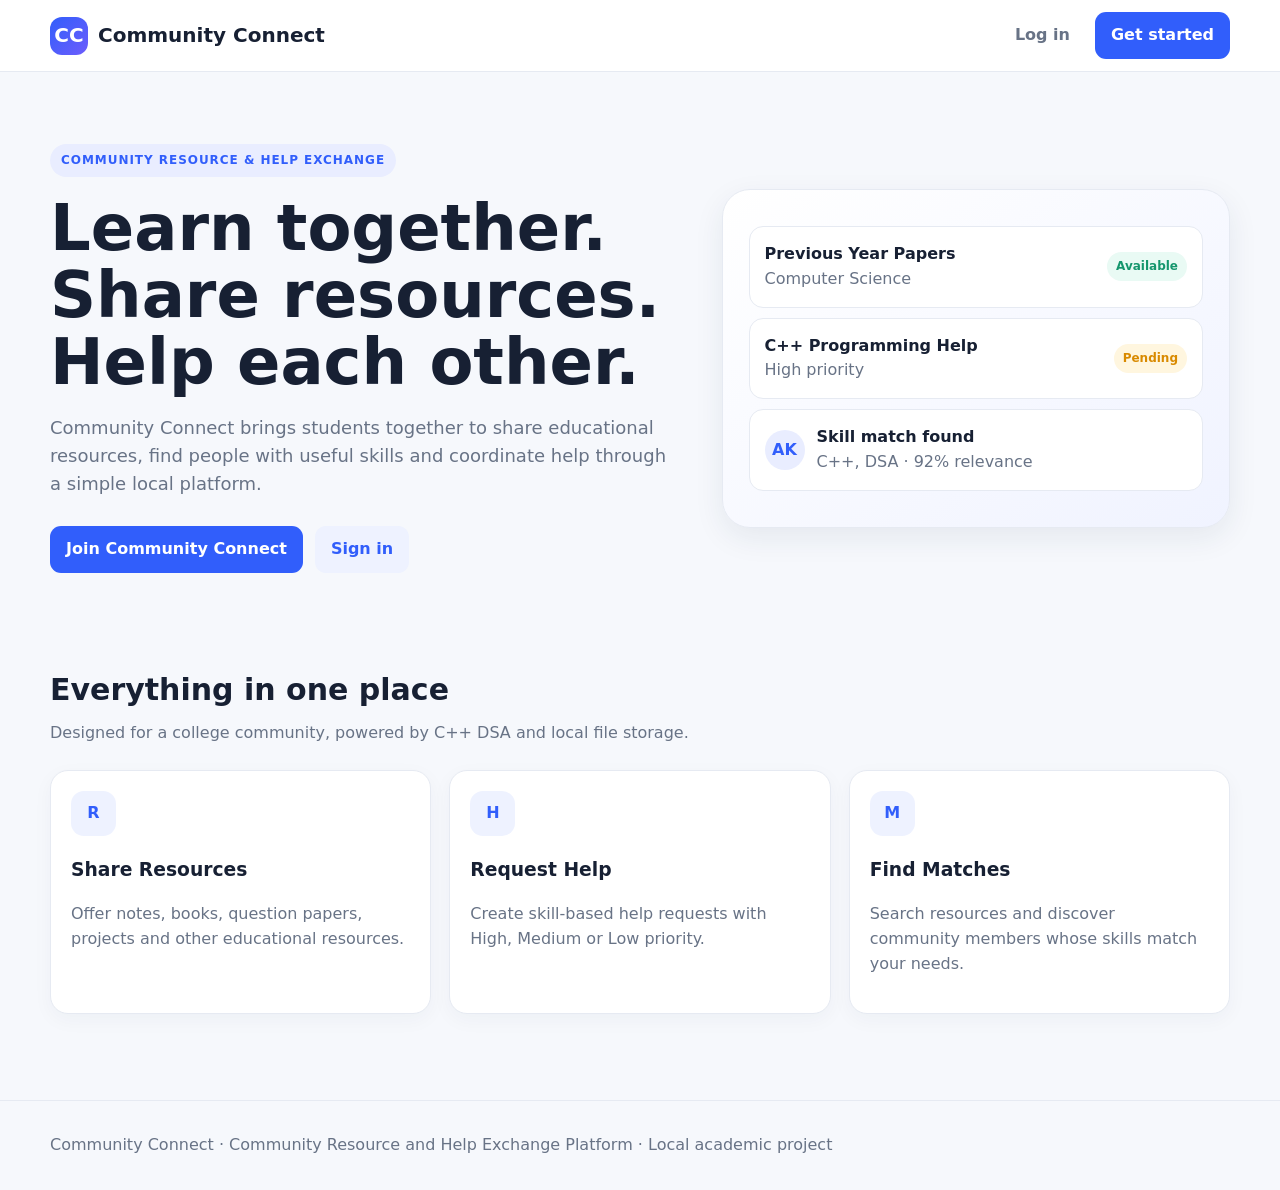
<file: frontend/index.html>
<!doctype html><html><head><meta charset="utf-8"><meta name="viewport" content="width=device-width,initial-scale=1"><title>Community Connect</title><link rel="stylesheet" href="css/style.css"></head><body><nav class="nav"><div class="container nav-inner"><a class="brand" href="index.html"><span class="brand-mark">CC</span>Community Connect</a><div class="nav-actions"><a class="btn btn-ghost" href="login.html">Log in</a><a class="btn btn-primary" href="register.html">Get started</a></div></div></nav><main><section class="hero"><div class="container hero-grid"><div><span class="eyebrow">Community Resource & Help Exchange</span><h1>Learn together. Share resources. Help each other.</h1><p>Community Connect brings students together to share educational resources, find people with useful skills and coordinate help through a simple local platform.</p><div class="hero-actions"><a class="btn btn-primary" href="register.html">Join Community Connect</a><a class="btn btn-secondary" href="login.html">Sign in</a></div></div><div class="hero-card"><div class="mock-row"><div><strong>Previous Year Papers</strong><div class="muted">Computer Science</div></div><span class="badge success">Available</span></div><div class="mock-row"><div><strong>C++ Programming Help</strong><div class="muted">High priority</div></div><span class="badge warning">Pending</span></div><div class="mock-row"><div class="avatar">AK</div><div style="flex:1;margin-left:12px"><strong>Skill match found</strong><div class="muted">C++, DSA · 92% relevance</div></div></div></div></div></section><section class="section"><div class="container"><h2 class="section-title">Everything in one place</h2><p class="section-subtitle">Designed for a college community, powered by C++ DSA and local file storage.</p><div class="feature-grid"><div class="card"><div class="feature-icon">R</div><h3>Share Resources</h3><p class="muted">Offer notes, books, question papers, projects and other educational resources.</p></div><div class="card"><div class="feature-icon">H</div><h3>Request Help</h3><p class="muted">Create skill-based help requests with High, Medium or Low priority.</p></div><div class="card"><div class="feature-icon">M</div><h3>Find Matches</h3><p class="muted">Search resources and discover community members whose skills match your needs.</p></div></div></div></section></main><footer class="footer"><div class="container">Community Connect · Community Resource and Help Exchange Platform · Local academic project</div></footer></body></html>
</file>
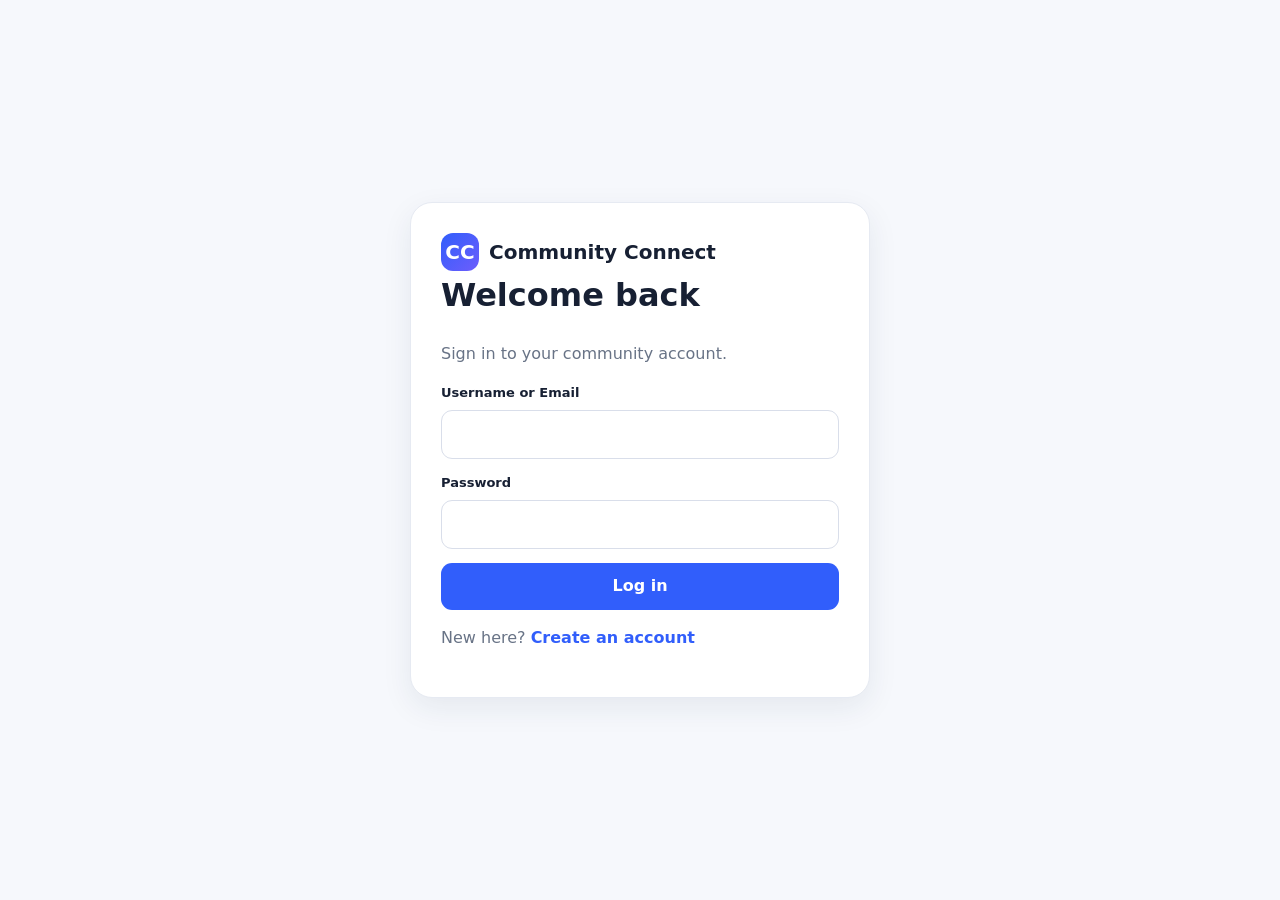
<file: frontend/add-resource.html>
<!doctype html><html><head><meta charset="utf-8"><meta name="viewport" content="width=device-width,initial-scale=1"><title>Add Resource · Community Connect</title><link rel="stylesheet" href="css/style.css"></head><body><main class="auth-page"><div class="auth-card" style="width:min(700px,100%)"><a class="brand" href="dashboard.html"><span class="brand-mark">CC</span>Community Connect</a><h1>Add an educational resource</h1><div id="form-alert" class="hidden"></div><form id="resource-form"><div class="field"><label>Title</label><input id="title" required></div><div class="field"><label>Category</label><select id="category" required><option value="">Choose category</option></select></div><div class="field"><label>Description</label><textarea id="description" required></textarea></div><button class="btn btn-primary">Publish resource</button><a class="btn btn-ghost" href="resources.html">Cancel</a></form></div></main><script src="js/api.js"></script><script src="js/auth.js"></script><script>document.addEventListener('DOMContentLoaded',async()=>{if(!await requireAuth())return;const categoryEl=document.getElementById('category');try{const d=await API.categories();(d.categories||d||[]).forEach(c=>categoryEl.insertAdjacentHTML('beforeend',`<option value="${c}">${c}</option>`))}catch{}});document.getElementById('resource-form').addEventListener('submit',async e=>{e.preventDefault();const titleEl=document.getElementById('title');const descriptionEl=document.getElementById('description');const categoryEl=document.getElementById('category');try{await API.createResource({title:titleEl.value.trim(),description:descriptionEl.value.trim(),category:categoryEl.value});showMessage('form-alert','Resource added successfully.','success');setTimeout(()=>location.href='resources.html',500)}catch(err){showMessage('form-alert',err.message)}})</script></body></html>
</file>
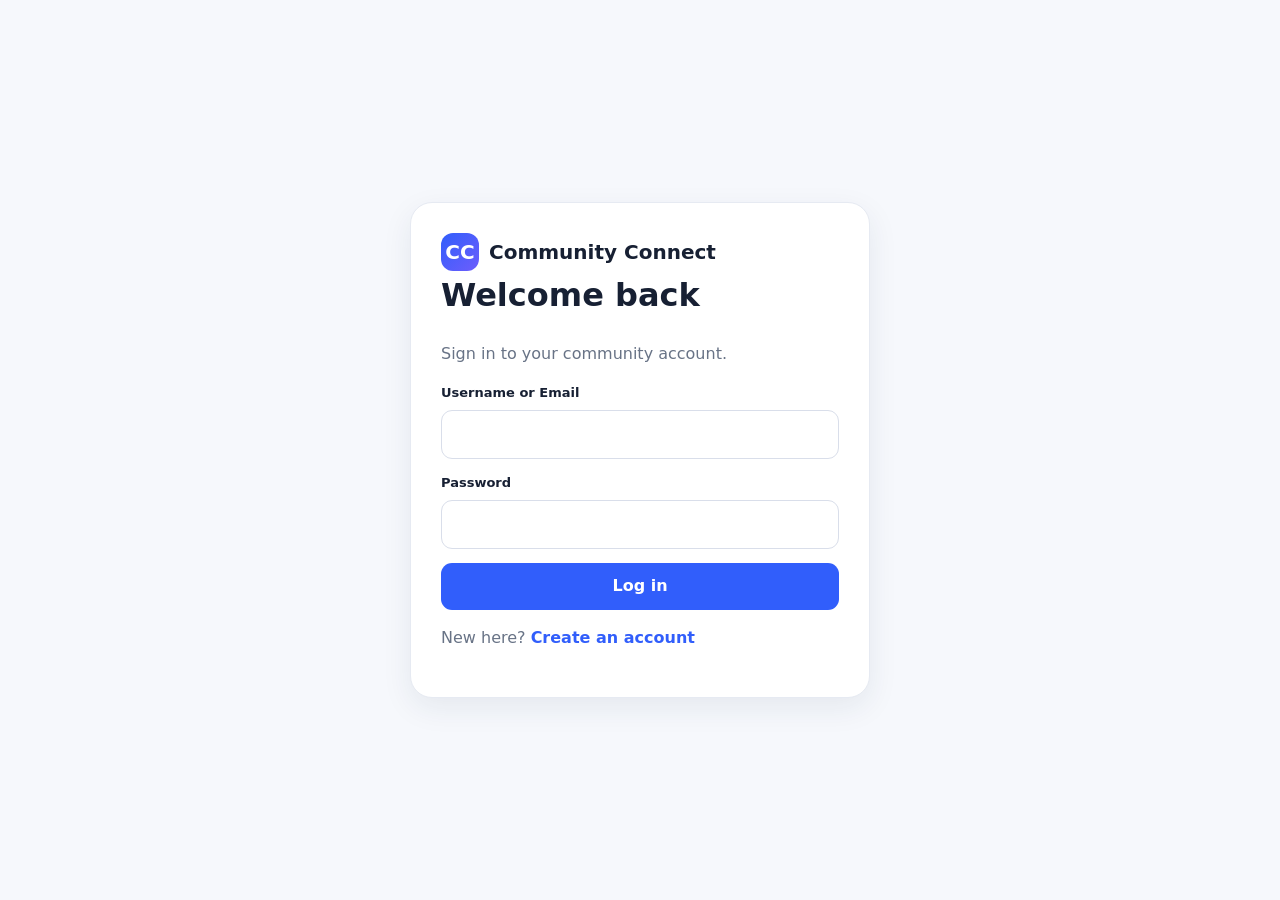
<file: frontend/create-request.html>
<!doctype html><html><head><meta charset="utf-8"><meta name="viewport" content="width=device-width,initial-scale=1"><title>Create Request · Community Connect</title><link rel="stylesheet" href="css/style.css"></head><body class="auth-page"><div class="auth-card" style="width:min(700px,100%)"><a class="brand" href="dashboard.html"><span class="brand-mark">CC</span>Community Connect</a><h1>Request help</h1><div id="resource-context" class="alert" style="display:none;margin-bottom:15px"></div><div id="form-alert" class="hidden"></div><form id="request-form"><input type="hidden" id="resourceId"><div class="field"><label>Request title</label><input id="title" required></div><div class="field"><label>Description</label><textarea id="description" required></textarea></div><div class="form-grid"><div class="field"><label>Required skills</label><input id="skills" placeholder="C++, DSA"></div><div class="field"><label>Related category</label><select id="category" required><option value="">Choose category</option></select></div><div class="field"><label>Priority</label><select id="priority"><option>High</option><option selected>Medium</option><option>Low</option></select></div></div><button class="btn btn-primary">Create request</button><a class="btn btn-ghost" href="requests.html">Cancel</a></form></div><script src="js/api.js"></script><script src="js/auth.js"></script><script>document.addEventListener('DOMContentLoaded',async()=>{if(!await requireAuth())return;const params=new URLSearchParams(location.search);const resourceId=params.get('resourceId')||'';const resourceTitle=params.get('title')||'';const resourceCategory=params.get('category')||'';document.getElementById('resourceId').value=resourceId;const context=document.getElementById('resource-context');if(resourceId){context.style.display='block';context.innerHTML=`Requesting help for <strong>${resourceTitle.replace(/[&<>"']/g,c=>({'&':'&amp;','<':'&lt;','>':'&gt;','"':'&quot;',"'":'&#39;'}[c]))}</strong>. The resource owner will receive this request. Contact details become available after the request is accepted.`;if(resourceTitle)document.getElementById('title').value=`Help with ${resourceTitle}`;}const categoryEl=document.getElementById('category');try{const d=await API.categories();(d.categories||d||[]).forEach(c=>categoryEl.insertAdjacentHTML('beforeend',`<option value="${c}">${c}</option>`));if(resourceCategory)categoryEl.value=resourceCategory}catch{}});document.getElementById('request-form').addEventListener('submit',async e=>{e.preventDefault();const titleEl=document.getElementById('title');const descriptionEl=document.getElementById('description');const skillsEl=document.getElementById('skills');const categoryEl=document.getElementById('category');const priorityEl=document.getElementById('priority');const resourceIdEl=document.getElementById('resourceId');try{await API.createRequest({resourceId:Number(resourceIdEl.value||0),title:titleEl.value.trim(),description:descriptionEl.value.trim(),requiredSkills:skillsEl.value.split(',').map(x=>x.trim()).filter(Boolean),category:categoryEl.value,priority:priorityEl.value});showMessage('form-alert','Request created successfully.','success');setTimeout(()=>location.href='requests.html',500)}catch(err){showMessage('form-alert',err.message)}})</script></body></html>
</file>
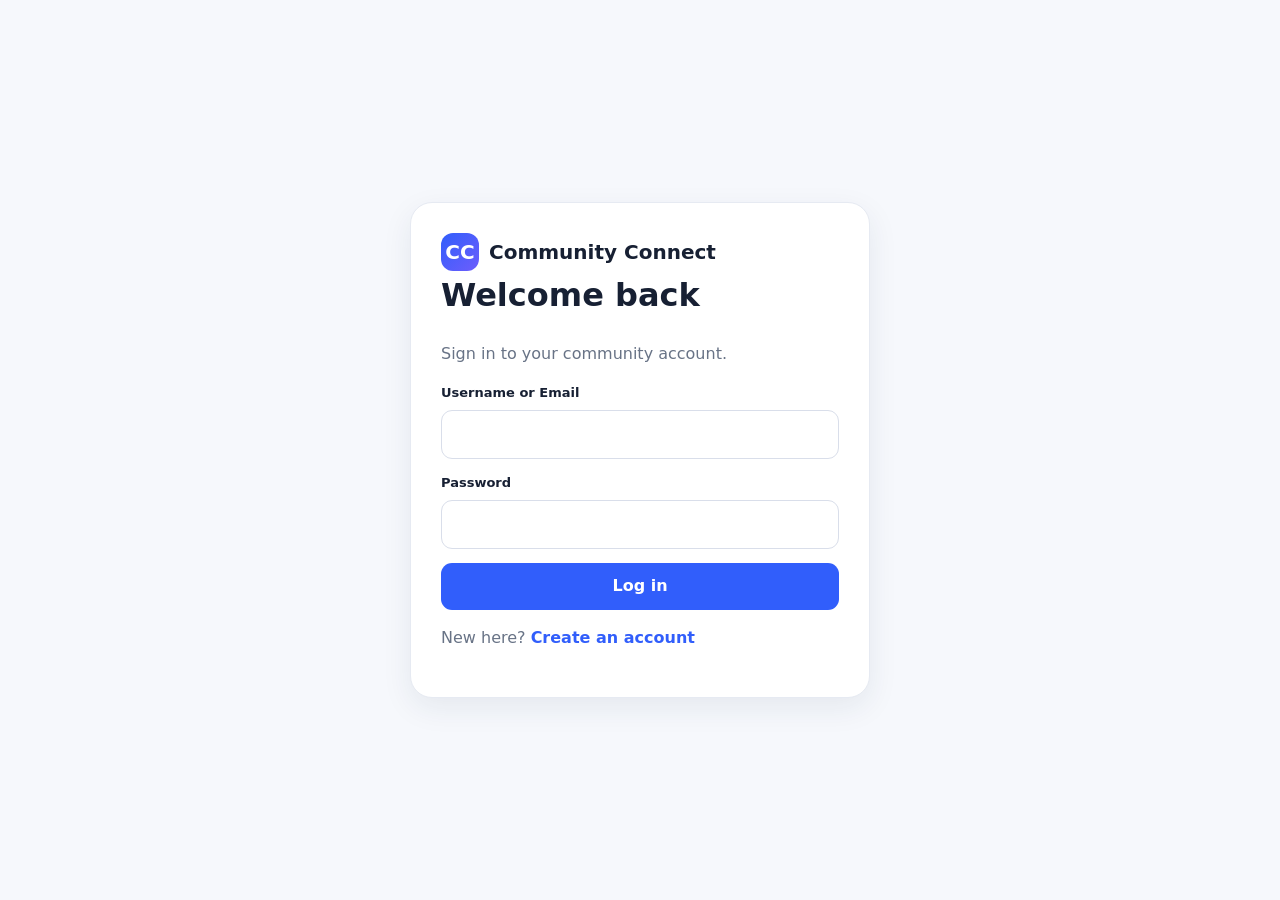
<file: frontend/dashboard.html>
<!doctype html><html><head><meta charset="utf-8"><meta name="viewport" content="width=device-width,initial-scale=1"><title>Dashboard · Community Connect</title><link rel="stylesheet" href="css/style.css"></head><body><nav class="nav"><div class="container nav-inner"><a class="brand" href="dashboard.html"><span class="brand-mark">CC</span>Community Connect</a><div class="nav-links"><a data-nav href="dashboard.html">Dashboard</a><a data-nav href="resources.html">Resources</a><a data-nav href="requests.html">Requests</a><a data-nav href="search.html">Search</a><a data-nav href="notifications.html">Notifications</a><a data-nav href="profile.html">Profile</a></div><div class="nav-actions"><button class="btn btn-ghost" data-logout>Logout</button></div></div></nav><main class="page"><div class="container"><div id="page-alert" class="hidden"></div><div class="page-head"><div><h1>Good to see you, <span data-user-name>User</span>.</h1><p class="muted">Here is what is happening in your community.</p></div><div class="actions"><a class="btn btn-primary" href="add-resource.html">+ Add resource</a><a class="btn btn-secondary" href="create-request.html">Request help</a></div></div><div class="stats"><div class="stat"><div class="muted">Resources offered</div><div class="stat-value" id="stat-resources">0</div></div><div class="stat"><div class="muted">Active requests</div><div class="stat-value" id="stat-active">0</div></div><div class="stat"><div class="muted">Pending</div><div class="stat-value" id="stat-pending">0</div></div><div class="stat"><div class="muted">Accepted</div><div class="stat-value" id="stat-accepted">0</div></div></div><div class="card"><h2>Recent activity</h2><div id="recent-list" class="list"><div class="empty">Loading...</div></div></div></div></main><script src="js/api.js"></script><script src="js/auth.js"></script><script src="js/app.js"></script><script src="js/dashboard.js"></script></body></html>
</file>
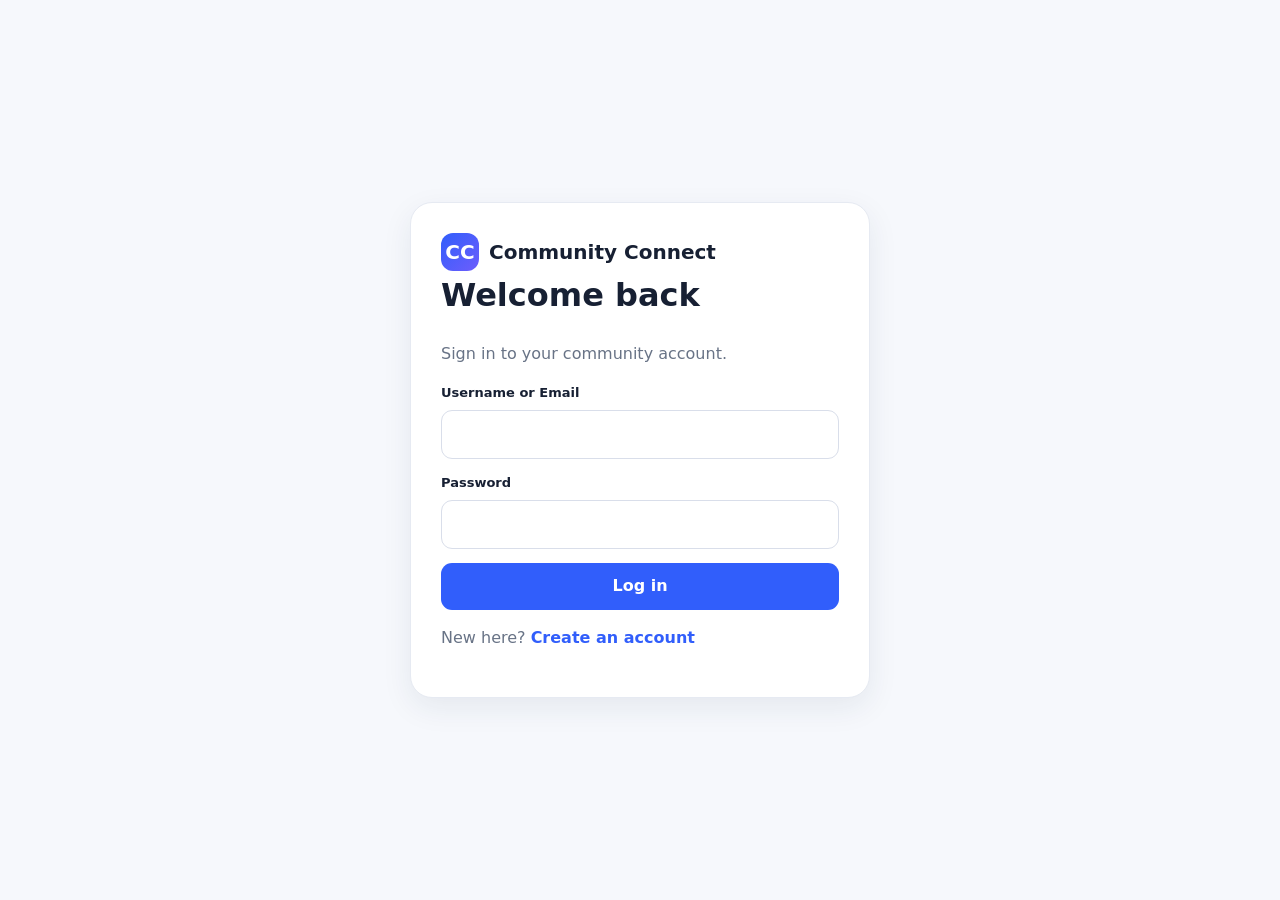
<file: frontend/login.html>
<!doctype html><html><head><meta charset="utf-8"><meta name="viewport" content="width=device-width,initial-scale=1"><title>Login · Community Connect</title><link rel="stylesheet" href="css/style.css"></head><body class="auth-page"><div class="auth-card"><a class="brand" href="index.html"><span class="brand-mark">CC</span>Community Connect</a><h1>Welcome back</h1><p class="muted">Sign in to your community account.</p><div id="form-alert" class="hidden"></div><form id="login-form"><div class="field"><label>Username or Email</label><input id="email" required></div><div class="field"><label>Password</label><input id="password" type="password" required></div><button class="btn btn-primary" style="width:100%">Log in</button></form><p class="muted">New here? <a href="register.html" style="color:var(--primary);font-weight:700">Create an account</a></p></div><script src="js/api.js"></script><script src="js/auth.js"></script><script>document.getElementById('login-form').addEventListener('submit',async e=>{e.preventDefault();const loginEl=document.getElementById('email');const passwordEl=document.getElementById('password');try{const d=await API.login({login:loginEl.value.trim(),password:passwordEl.value});Auth.setToken(d.token||d.sessionToken||'');localStorage.setItem('cc_user',JSON.stringify(d.user||{}));location.href='dashboard.html'}catch(err){showMessage('form-alert',err.message)}})</script></body></html>
</file>
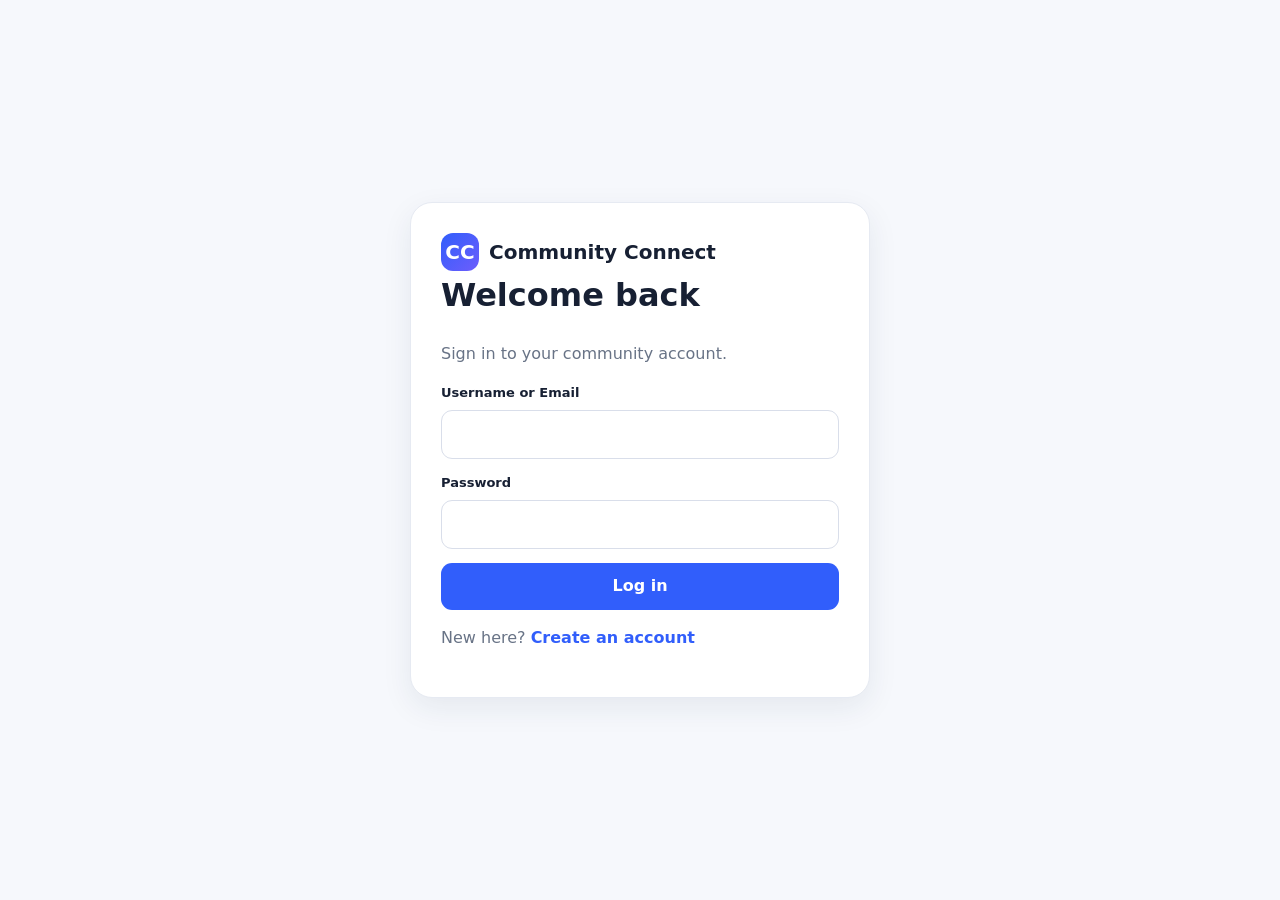
<file: frontend/notifications.html>
<!doctype html><html><head><meta charset="utf-8"><meta name="viewport" content="width=device-width,initial-scale=1"><title>Notifications · Community Connect</title><link rel="stylesheet" href="css/style.css"></head><body><nav class="nav"><div class="container nav-inner"><a class="brand" href="dashboard.html"><span class="brand-mark">CC</span>Community Connect</a><div class="nav-links"><a href="dashboard.html">Dashboard</a><a href="resources.html">Resources</a><a href="requests.html">Requests</a><a href="search.html">Search</a><a class="active" href="notifications.html">Notifications</a><a href="profile.html">Profile</a></div><button class="btn btn-ghost" data-logout>Logout</button></div></nav><main class="page"><div class="container"><div class="page-head"><div><h1>Notifications</h1><p class="muted">Stay updated on requests and exchanges.</p></div><button id="read-all" class="btn btn-secondary">Mark all read</button></div><div id="page-alert" class="hidden"></div><div id="notification-list" class="list"><div class="empty">Loading...</div></div></div></main><script src="js/api.js"></script><script src="js/auth.js"></script><script src="js/notifications.js"></script></body></html>
</file>
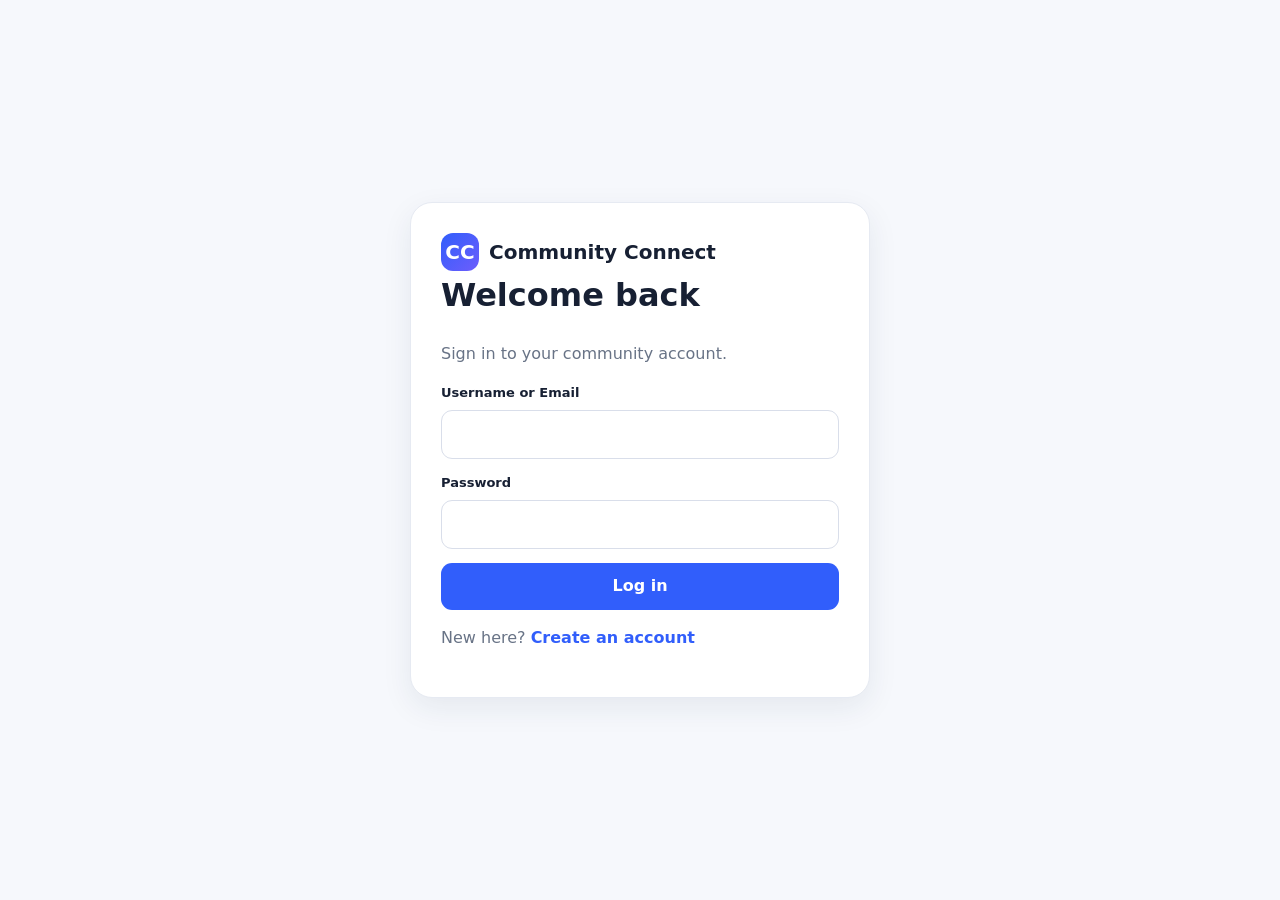
<file: frontend/profile.html>
<!doctype html><html><head><meta charset="utf-8"><meta name="viewport" content="width=device-width,initial-scale=1"><title>Profile · Community Connect</title><link rel="stylesheet" href="css/style.css"></head><body><nav class="nav"><div class="container nav-inner"><a class="brand" href="dashboard.html"><span class="brand-mark">CC</span>Community Connect</a><div class="nav-links"><a href="dashboard.html">Dashboard</a><a href="resources.html">Resources</a><a href="requests.html">Requests</a><a href="search.html">Search</a><a href="notifications.html">Notifications</a><a class="active" href="profile.html">Profile</a></div><button class="btn btn-ghost" data-logout>Logout</button></div></nav><main class="page"><div class="container"><div id="page-alert" class="hidden"></div><div class="card" id="profile-view">Loading...</div><div class="card" style="margin-top:18px"><h2>Edit profile</h2><form id="profile-form" class="form-grid"><div class="field"><label>Name</label><input id="name" required></div><div class="field"><label>Email</label><input id="email" disabled></div><div class="field"><label>City</label><input id="city"></div><div class="field"><label>Locality</label><input id="locality"></div><div class="field"><label>Skills</label><input id="skills"></div><div class="field"><label>Interests</label><input id="interests"></div><div class="field full"><button class="btn btn-primary">Save changes</button></div></form></div></div></main><script src="js/api.js"></script><script src="js/auth.js"></script><script src="js/profile.js"></script></body></html>
</file>
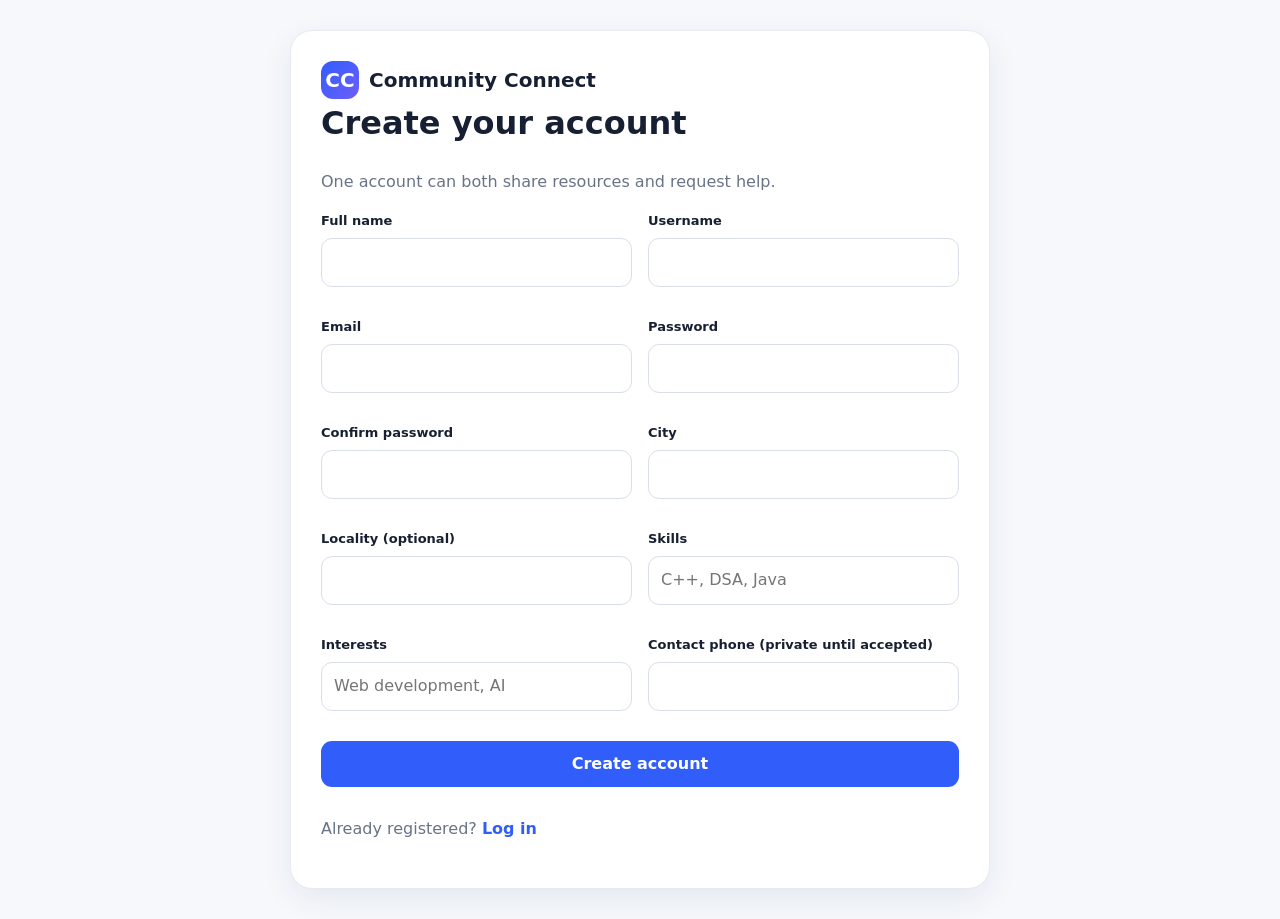
<file: frontend/register.html>
<!doctype html><html><head><meta charset="utf-8"><meta name="viewport" content="width=device-width,initial-scale=1"><title>Register · Community Connect</title><link rel="stylesheet" href="css/style.css"></head><body class="auth-page"><div class="auth-card" style="width:min(700px,100%)"><a class="brand" href="index.html"><span class="brand-mark">CC</span>Community Connect</a><h1>Create your account</h1><p class="muted">One account can both share resources and request help.</p><div id="form-alert" class="hidden"></div><form id="register-form" class="form-grid"><div class="field"><label>Full name</label><input id="name" required></div><div class="field"><label>Username</label><input id="username" required></div><div class="field"><label>Email</label><input id="email" type="email" required></div><div class="field"><label>Password</label><input id="password" type="password" minlength="8" required></div><div class="field"><label>Confirm password</label><input id="confirmPassword" type="password" required></div><div class="field"><label>City</label><input id="city" required></div><div class="field"><label>Locality (optional)</label><input id="locality"></div><div class="field"><label>Skills</label><input id="skills" placeholder="C++, DSA, Java"></div><div class="field"><label>Interests</label><input id="interests" placeholder="Web development, AI"></div><div class="field"><label>Contact phone (private until accepted)</label><input id="contactPhone" type="tel"></div><div class="field full"><button class="btn btn-primary">Create account</button></div></form><p class="muted">Already registered? <a href="login.html" style="color:var(--primary);font-weight:700">Log in</a></p></div><script src="js/api.js"></script><script src="js/auth.js"></script><script>document.getElementById('register-form').addEventListener('submit',async e=>{e.preventDefault();const nameEl=document.getElementById('name');const usernameEl=document.getElementById('username');const emailEl=document.getElementById('email');const passwordEl=document.getElementById('password');const confirmPasswordEl=document.getElementById('confirmPassword');const cityEl=document.getElementById('city');const localityEl=document.getElementById('locality');const skillsEl=document.getElementById('skills');const interestsEl=document.getElementById('interests');const contactPhoneEl=document.getElementById('contactPhone');if(passwordEl.value!==confirmPasswordEl.value){showMessage('form-alert','Passwords do not match');return}try{const d=await API.register({name:nameEl.value.trim(),username:usernameEl.value.trim(),email:emailEl.value.trim(),password:passwordEl.value,city:cityEl.value.trim(),locality:localityEl.value.trim(),skills:skillsEl.value.trim(),interests:interestsEl.value.trim(),contactPhone:contactPhoneEl.value.trim()});Auth.setToken(d.token||d.sessionToken||'');localStorage.setItem('cc_user',JSON.stringify(d.user||{}));location.href='dashboard.html'}catch(err){showMessage('form-alert',err.message)}})</script></body></html>
</file>
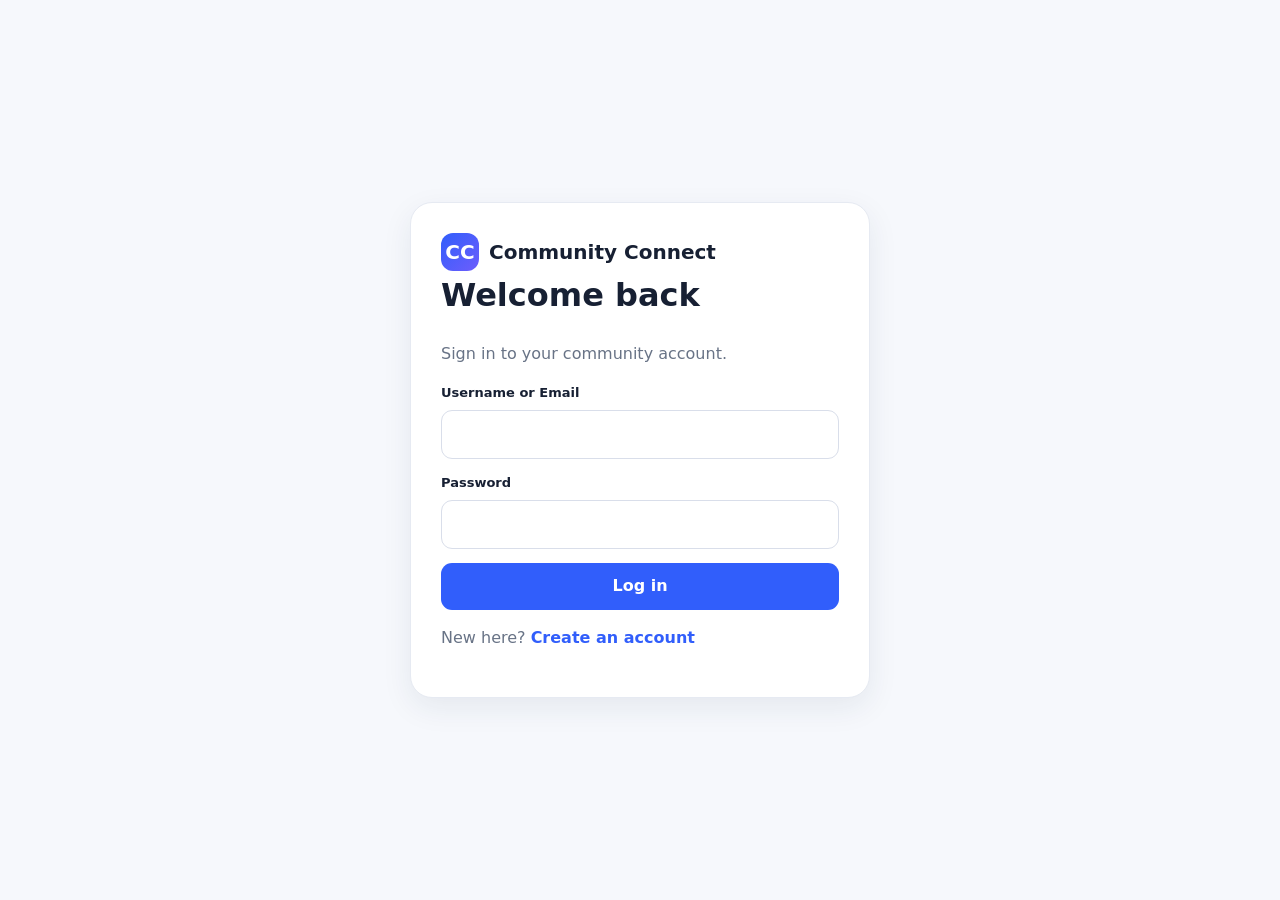
<file: frontend/request-details.html>
<!doctype html><html><head><meta charset="utf-8"><meta name="viewport" content="width=device-width,initial-scale=1"><title>Request Details · Community Connect</title><link rel="stylesheet" href="css/style.css"></head><body><main class="page"><div class="container"><a href="requests.html" class="btn btn-ghost">← Back to requests</a><div id="content" class="card" style="margin-top:15px">Loading...</div></div></main><script src="js/api.js"></script><script src="js/auth.js"></script><script>document.addEventListener('DOMContentLoaded',async()=>{if(!await requireAuth())return;const id=new URLSearchParams(location.search).get('id');const c=document.getElementById('content');try{const d=await API.request(id);const r=d.request||d;c.innerHTML=`<h1>${r.title||r.requestTitle}</h1><p>${r.description||''}</p><p><strong>Priority:</strong> ${r.priority}</p><p><strong>Status:</strong> <span class="badge">${r.status}</span></p><p class="muted">Required skills: ${Array.isArray(r.requiredSkills) ? r.requiredSkills.join(', ') : (r.requiredSkills || '')}</p><div class="actions">${r.status==='Pending'?`<button id="accept" class="btn btn-success">Accept</button><button id="reject" class="btn btn-danger">Reject</button><button id="cancel" class="btn btn-secondary">Cancel</button>`:''}${r.status==='Accepted'?'<button id="complete" class="btn btn-success">Mark completed</button>':''}</div><div id="contact" style="margin-top:18px"></div>`;if(r.status==='Accepted'){try{const ct=await API.requestContact(id);const x=ct.contact||ct;document.getElementById('contact').innerHTML=`<div class="alert alert-success">Contact: ${x.email||''} ${x.phone?' · '+x.phone:''}</div>`}catch{}}document.getElementById('accept')?.addEventListener('click',async()=>{await API.acceptRequest(id);location.reload()});document.getElementById('reject')?.addEventListener('click',async()=>{await API.rejectRequest(id);location.reload()});document.getElementById('cancel')?.addEventListener('click',async()=>{await API.cancelRequest(id);location.reload()});document.getElementById('complete')?.addEventListener('click',async()=>{await API.completeRequest(id);location.reload()})}catch(e){c.textContent=e.message}})</script></body></html>
</file>
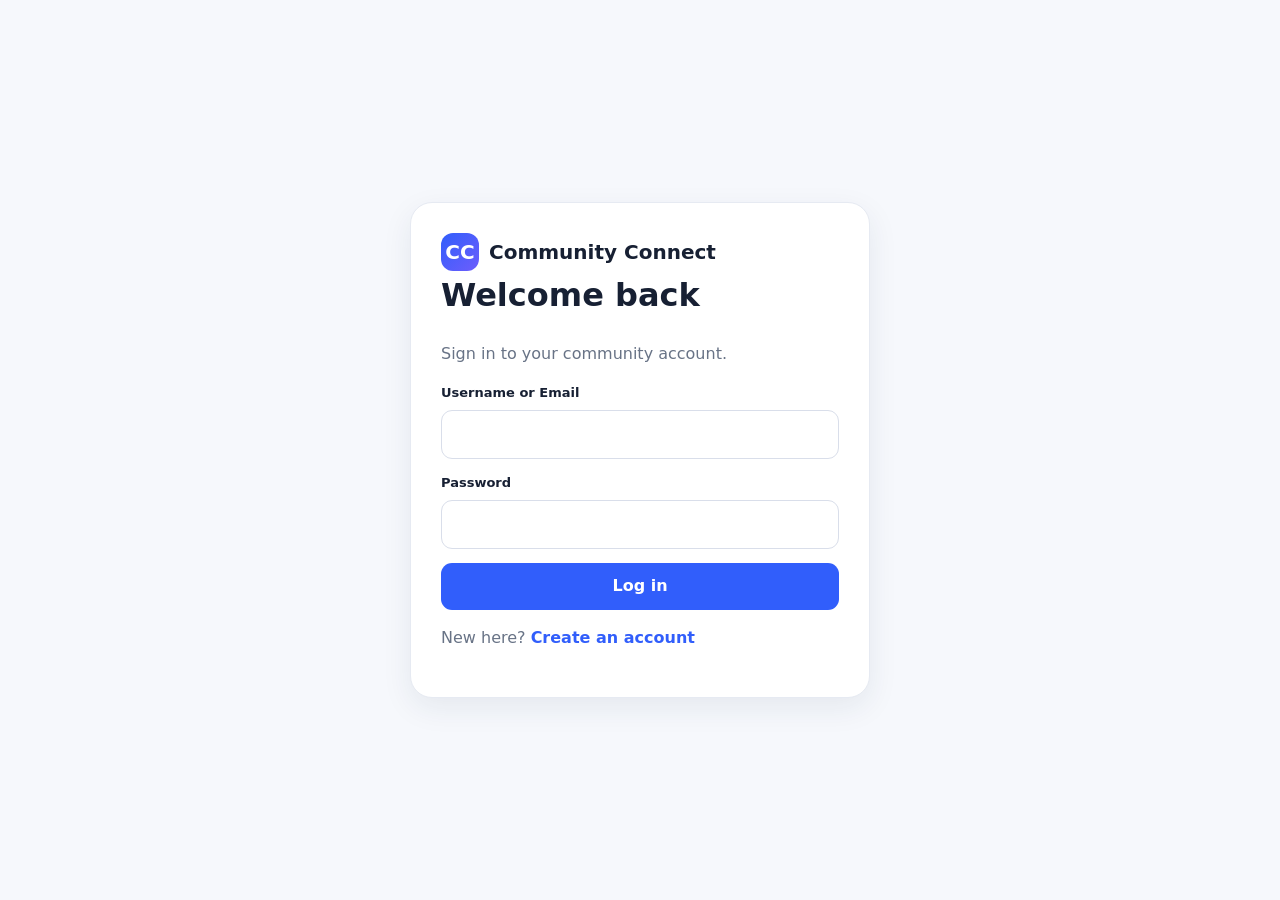
<file: frontend/requests.html>
<!doctype html><html><head><meta charset="utf-8"><meta name="viewport" content="width=device-width,initial-scale=1"><title>Requests · Community Connect</title><link rel="stylesheet" href="css/style.css"></head><body><nav class="nav"><div class="container nav-inner"><a class="brand" href="dashboard.html"><span class="brand-mark">CC</span>Community Connect</a><div class="nav-links"><a href="dashboard.html">Dashboard</a><a href="resources.html">Resources</a><a class="active" href="requests.html">Requests</a><a href="search.html">Search</a><a href="notifications.html">Notifications</a><a href="profile.html">Profile</a></div><button class="btn btn-ghost" data-logout>Logout</button></div></nav><main class="page"><div class="container"><div id="page-alert" class="hidden"></div><div class="page-head"><div><h1>Help requests</h1><p class="muted">See community requests and their current status.</p></div><a class="btn btn-primary" href="create-request.html">+ Create request</a></div><div id="request-list" class="list"><div class="empty">Loading...</div></div></div></main><script src="js/api.js"></script><script src="js/auth.js"></script><script src="js/requests.js"></script></body></html>
</file>
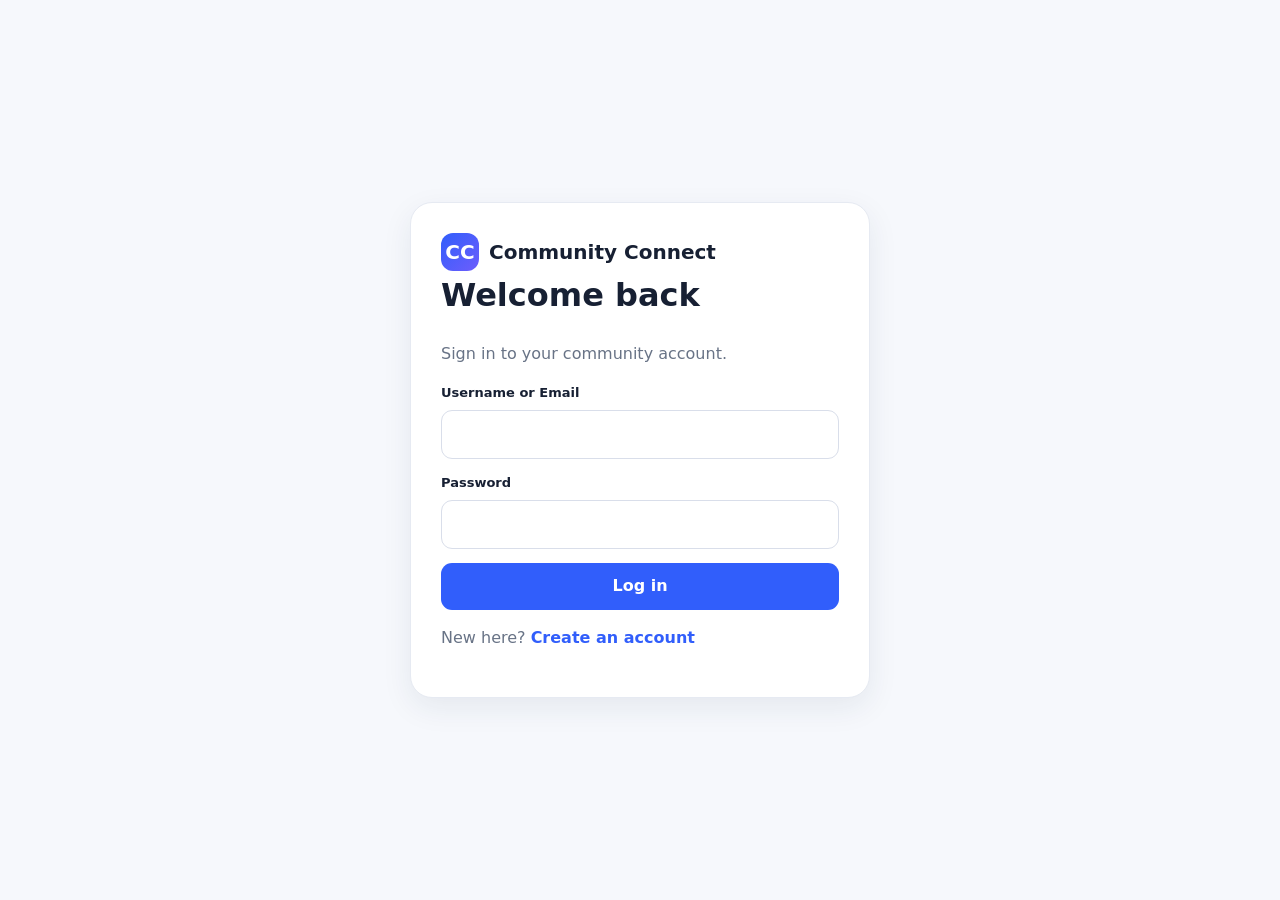
<file: frontend/resource-details.html>
<!doctype html><html><head><meta charset="utf-8"><meta name="viewport" content="width=device-width,initial-scale=1"><title>Resource Details · Community Connect</title><link rel="stylesheet" href="css/style.css"></head><body><main class="page"><div class="container"><a href="resources.html" class="btn btn-ghost">← Back to resources</a><div id="content" class="card" style="margin-top:15px">Loading...</div></div></main><script src="js/api.js"></script><script src="js/auth.js"></script><script>document.addEventListener('DOMContentLoaded',async()=>{if(!await requireAuth())return;const id=new URLSearchParams(location.search).get('id');try{const d=await API.resource(id);const r=d.resource||d;document.getElementById('content').innerHTML=`<span class="badge">${r.category}</span><h1>${r.title}</h1><p class="muted">Added ${r.dateAdded||''}</p><p>${r.description||''}</p><span class="badge ${r.available===false?'danger':'success'}">${r.available===false?'Unavailable':'Available'}</span>`}catch(e){document.getElementById('content').textContent=e.message}})</script></body></html>
</file>
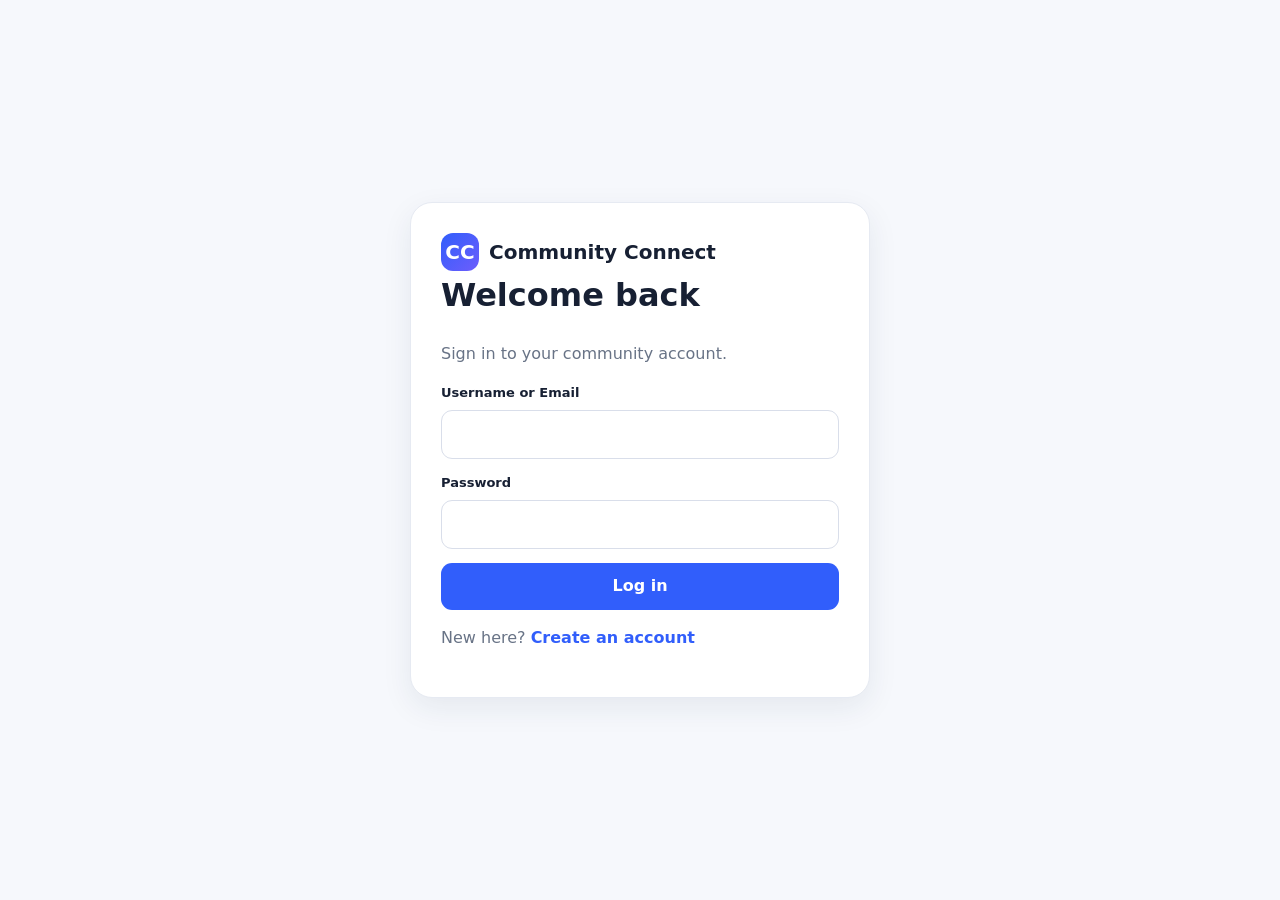
<file: frontend/resources.html>
<!doctype html><html><head><meta charset="utf-8"><meta name="viewport" content="width=device-width,initial-scale=1"><title>Resources · Community Connect</title><link rel="stylesheet" href="css/style.css"></head><body><nav class="nav"><div class="container nav-inner"><a class="brand" href="dashboard.html"><span class="brand-mark">CC</span>Community Connect</a><div class="nav-links"><a data-nav href="dashboard.html">Dashboard</a><a data-nav href="resources.html">Resources</a><a data-nav href="requests.html">Requests</a><a data-nav href="search.html">Search</a><a data-nav href="notifications.html">Notifications</a><a data-nav href="profile.html">Profile</a></div><button class="btn btn-ghost" data-logout>Logout</button></div></nav><main class="page"><div class="container"><div id="page-alert" class="hidden"></div><div class="page-head"><div><h1>Educational resources</h1><p class="muted">Browse resources shared by the community.</p></div><a class="btn btn-primary" href="add-resource.html">+ Add resource</a></div><div class="toolbar"><input id="resource-search" placeholder="Search title or description" style="flex:1;min-width:220px"><select id="category-filter"><option value="">All categories</option></select></div><div id="resource-list" class="list"><div class="empty">Loading...</div></div></div></main><script src="js/api.js"></script><script src="js/auth.js"></script><script src="js/app.js"></script><script src="js/resources.js"></script></body></html>
</file>
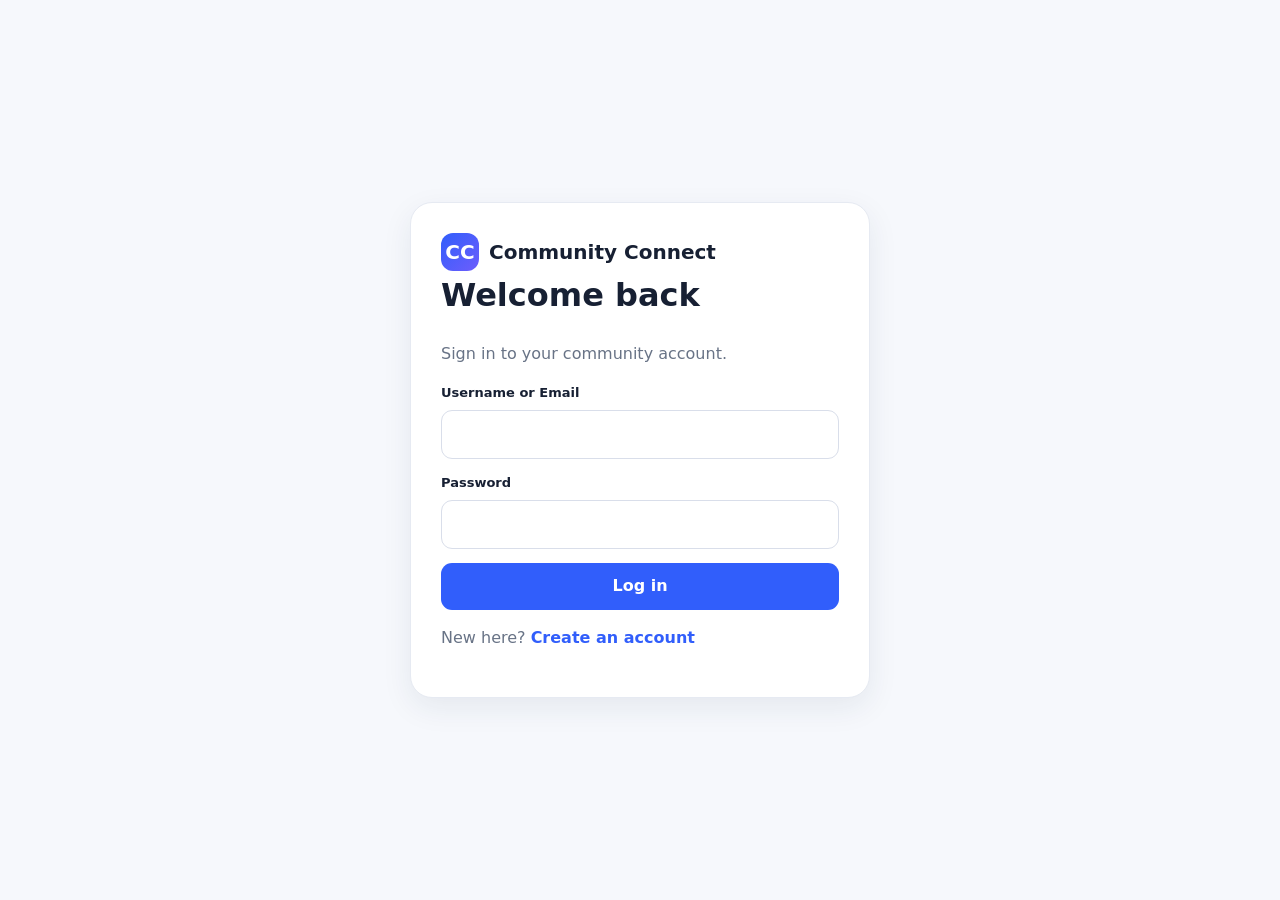
<file: frontend/search.html>
<!doctype html><html><head><meta charset="utf-8"><meta name="viewport" content="width=device-width,initial-scale=1"><title>Search · Community Connect</title><link rel="stylesheet" href="css/style.css"></head><body><nav class="nav"><div class="container nav-inner"><a class="brand" href="dashboard.html"><span class="brand-mark">CC</span>Community Connect</a><div class="nav-links"><a href="dashboard.html">Dashboard</a><a href="resources.html">Resources</a><a href="requests.html">Requests</a><a class="active" href="search.html">Search</a><a href="notifications.html">Notifications</a><a href="profile.html">Profile</a></div><button class="btn btn-ghost" data-logout>Logout</button></div></nav><main class="page"><div class="container"><h1>Search & matching</h1><p class="muted">Find educational resources or community members by skills.</p><div id="page-alert" class="hidden"></div><form id="search-form" class="toolbar"><select id="search-type"><option value="resources">Resources</option><option value="users">Users by skill</option></select><input id="search-input" placeholder="e.g. C++, DSA, textbooks" style="flex:1;min-width:220px"><button class="btn btn-primary">Search</button></form><div id="search-results" class="list"><div class="empty">Start a search to see matches.</div></div></div></main><script src="js/api.js"></script><script src="js/auth.js"></script><script src="js/search.js"></script></body></html>
</file>
<file: frontend/css/style.css>
:root{--bg:#f6f8fc;--surface:#fff;--text:#172033;--muted:#687386;--primary:#315efb;--primary-dark:#2447c9;--accent:#6d5dfc;--success:#15966d;--warning:#d98a00;--danger:#d94b5b;--border:#e6eaf2;--shadow:0 10px 30px rgba(31,45,77,.08);--radius:18px}*{box-sizing:border-box}body{margin:0;font-family:Inter,ui-sans-serif,system-ui,-apple-system,BlinkMacSystemFont,"Segoe UI",sans-serif;background:var(--bg);color:var(--text);line-height:1.55}a{text-decoration:none;color:inherit}button,input,select,textarea{font:inherit}button{cursor:pointer}.container{width:min(1180px,calc(100% - 32px));margin:auto}.nav{height:72px;background:rgba(255,255,255,.92);border-bottom:1px solid var(--border);position:sticky;top:0;z-index:20;backdrop-filter:blur(10px)}.nav-inner{height:100%;display:flex;align-items:center;justify-content:space-between;gap:20px}.brand{display:flex;align-items:center;gap:10px;font-weight:800;font-size:20px}.brand-mark{width:38px;height:38px;border-radius:12px;background:linear-gradient(135deg,var(--primary),var(--accent));color:#fff;display:grid;place-items:center;font-weight:900}.nav-links{display:flex;gap:5px;align-items:center}.nav-links a{padding:9px 12px;border-radius:10px;color:var(--muted);font-size:14px}.nav-links a:hover,.nav-links a.active{background:#eef2ff;color:var(--primary)}.nav-actions{display:flex;gap:9px;align-items:center}.btn{border:0;border-radius:11px;padding:11px 16px;font-weight:700;transition:.2s}.btn-primary{background:var(--primary);color:#fff}.btn-primary:hover{background:var(--primary-dark);transform:translateY(-1px)}.btn-secondary{background:#eef2ff;color:var(--primary)}.btn-ghost{background:transparent;color:var(--muted)}.btn-danger{background:#fff0f2;color:var(--danger)}.btn-success{background:#e9faf4;color:var(--success)}.btn:disabled{opacity:.5;cursor:not-allowed}.hero{padding:72px 0 48px}.hero-grid{display:grid;grid-template-columns:1.1fr .9fr;gap:50px;align-items:center}.eyebrow{display:inline-flex;padding:7px 11px;border-radius:999px;background:#e9edff;color:var(--primary);font-size:12px;font-weight:800;text-transform:uppercase;letter-spacing:.08em}.hero h1{font-size:clamp(38px,5vw,64px);line-height:1.05;margin:18px 0}.hero p{font-size:18px;color:var(--muted);max-width:650px}.hero-actions{display:flex;gap:12px;margin-top:28px;flex-wrap:wrap}.hero-card{background:linear-gradient(145deg,#fff,#f0f3ff);border:1px solid var(--border);border-radius:28px;padding:26px;box-shadow:var(--shadow)}.mock-row{display:flex;justify-content:space-between;align-items:center;padding:15px;border:1px solid var(--border);background:#fff;border-radius:14px;margin:10px 0}.avatar{width:40px;height:40px;border-radius:50%;display:grid;place-items:center;background:#e9edff;color:var(--primary);font-weight:800}.section{padding:46px 0}.section-title{font-size:30px;margin:0 0 8px}.section-subtitle{color:var(--muted);margin:0 0 24px}.feature-grid,.card-grid{display:grid;grid-template-columns:repeat(3,1fr);gap:18px}.card{background:var(--surface);border:1px solid var(--border);border-radius:var(--radius);padding:20px;box-shadow:0 6px 20px rgba(31,45,77,.04)}.feature-icon{width:45px;height:45px;border-radius:13px;background:#eef2ff;color:var(--primary);display:grid;place-items:center;font-weight:900;margin-bottom:14px}.footer{padding:32px 0;color:var(--muted);border-top:1px solid var(--border);margin-top:40px}.auth-page{min-height:100vh;display:grid;place-items:center;padding:30px}.auth-card{width:min(460px,100%);background:#fff;border:1px solid var(--border);border-radius:22px;padding:30px;box-shadow:var(--shadow)}.auth-card h1{margin-top:0}.form-grid{display:grid;grid-template-columns:1fr 1fr;gap:16px}.field{display:flex;flex-direction:column;gap:7px;margin-bottom:14px}.field.full{grid-column:1/-1}.field label{font-size:13px;font-weight:750}.field input,.field select,.field textarea{border:1px solid #d9deea;border-radius:11px;padding:11px 12px;outline:none;background:#fff}.field input:focus,.field select:focus,.field textarea:focus{border-color:var(--primary);box-shadow:0 0 0 3px #315efb18}.field textarea{min-height:110px;resize:vertical}.page{padding:34px 0}.page-head{display:flex;justify-content:space-between;align-items:center;gap:15px;margin-bottom:22px}.page-head h1{margin:0}.toolbar{display:flex;gap:10px;flex-wrap:wrap;margin-bottom:18px}.toolbar input,.toolbar select{padding:11px;border:1px solid var(--border);border-radius:11px;background:#fff}.stats{display:grid;grid-template-columns:repeat(4,1fr);gap:15px;margin-bottom:22px}.stat{background:#fff;border:1px solid var(--border);border-radius:16px;padding:18px}.stat-value{font-size:30px;font-weight:850}.muted{color:var(--muted)}.badge{display:inline-flex;align-items:center;padding:5px 9px;border-radius:999px;font-size:12px;font-weight:800;background:#eef2ff;color:var(--primary)}.badge.success{background:#e9faf4;color:var(--success)}.badge.warning{background:#fff6df;color:var(--warning)}.badge.danger{background:#fff0f2;color:var(--danger)}.list{display:grid;gap:12px}.list-item{background:#fff;border:1px solid var(--border);border-radius:16px;padding:18px;display:flex;justify-content:space-between;gap:18px;align-items:flex-start}.list-main{min-width:0}.list-title{font-size:17px;font-weight:800;margin:0 0 5px}.actions{display:flex;gap:8px;flex-wrap:wrap}.empty{text-align:center;padding:40px;color:var(--muted);background:#fff;border:1px dashed var(--border);border-radius:16px}.alert{padding:12px 14px;border-radius:11px;margin-bottom:14px;font-size:14px}.alert-error{background:#fff0f2;color:#a82e3c}.alert-success{background:#e9faf4;color:#0b7352}.profile-head{display:flex;gap:18px;align-items:center}.profile-avatar{width:78px;height:78px;border-radius:22px;background:linear-gradient(135deg,var(--primary),var(--accent));color:#fff;display:grid;place-items:center;font-size:28px;font-weight:900}.detail-grid{display:grid;grid-template-columns:2fr 1fr;gap:18px}.chip-list{display:flex;gap:7px;flex-wrap:wrap}.chip{padding:6px 10px;border-radius:999px;background:#f0f3f8;color:#4f5a6c;font-size:12px}.hidden{display:none!important}.mobile-menu{display:none}.notification.unread{border-left:4px solid var(--primary)}.priority-high{color:var(--danger);font-weight:800}.priority-medium{color:var(--warning);font-weight:800}.priority-low{color:var(--success);font-weight:800}@media(max-width:900px){.hero-grid,.detail-grid{grid-template-columns:1fr}.feature-grid,.card-grid{grid-template-columns:1fr 1fr}.stats{grid-template-columns:1fr 1fr}.nav-links{display:none}.mobile-menu{display:block}.nav-actions .desktop-only{display:none}}@media(max-width:600px){.container{width:min(100% - 22px,1180px)}.hero{padding-top:42px}.feature-grid,.card-grid,.stats,.form-grid{grid-template-columns:1fr}.field.full{grid-column:auto}.list-item{flex-direction:column}.page-head{align-items:flex-start;flex-direction:column}.nav{height:64px}}
</file>
